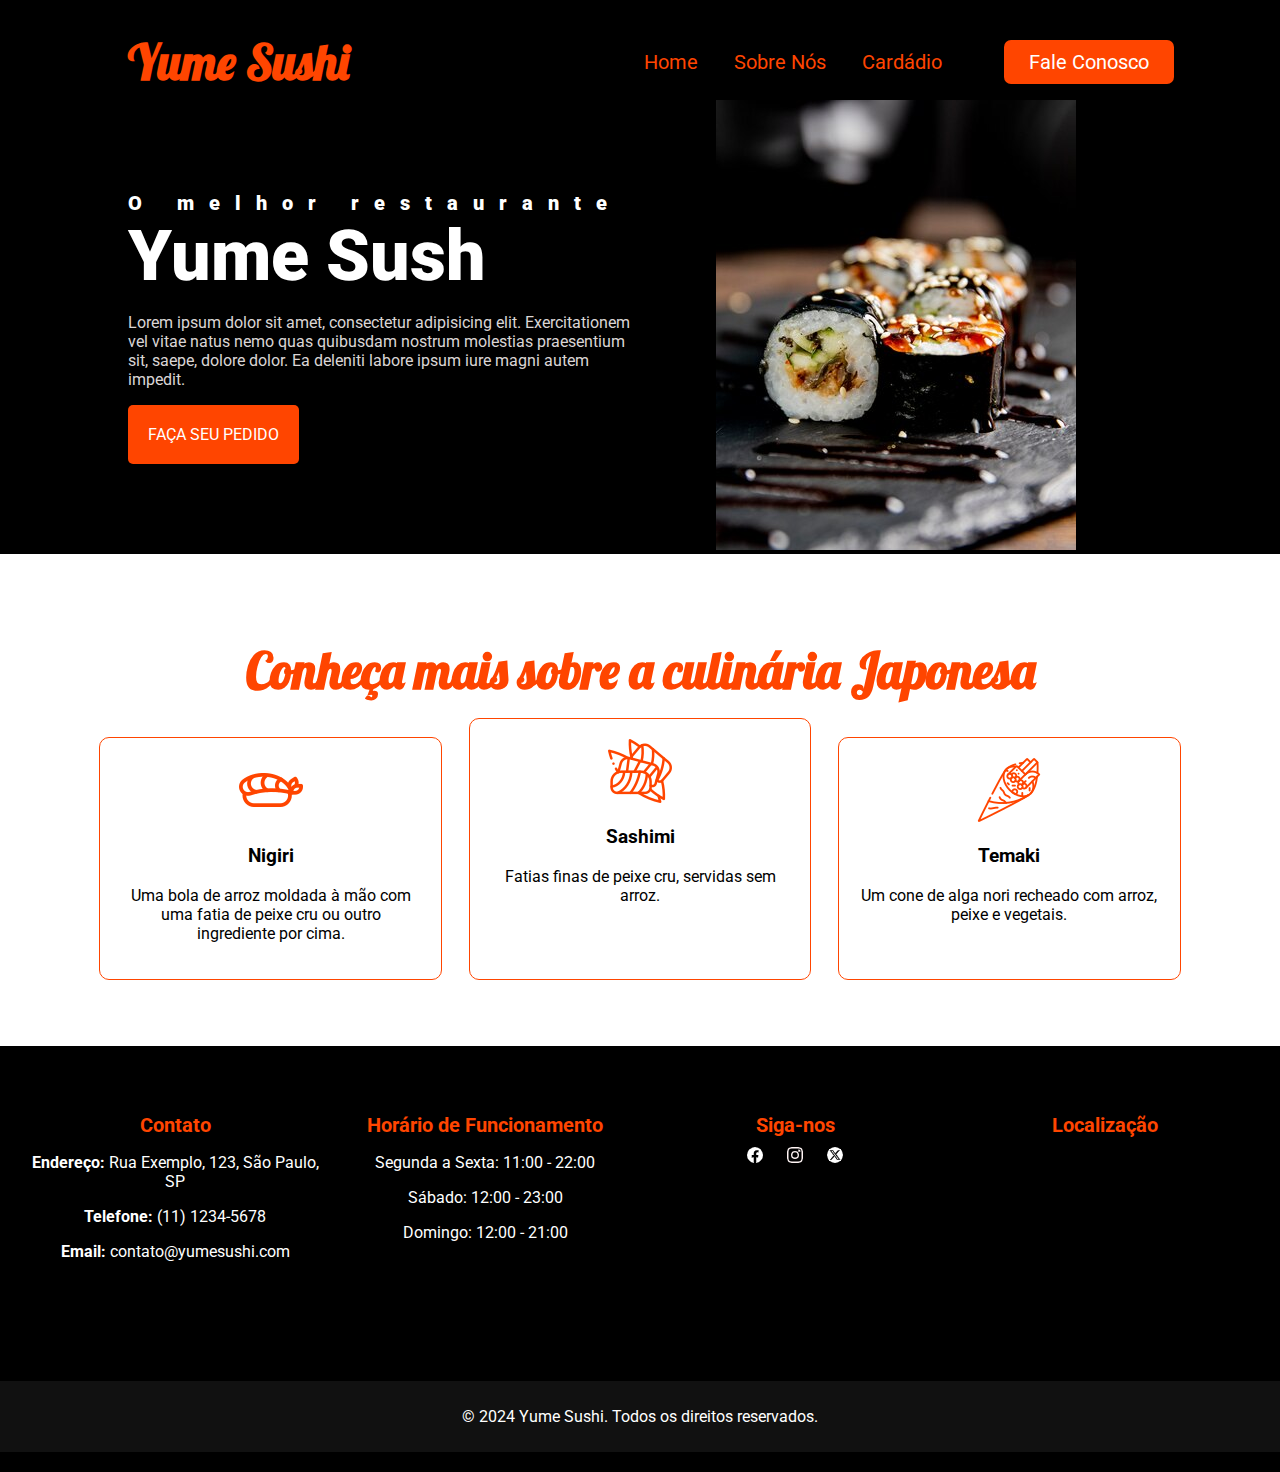
<file: index.html>
<!DOCTYPE html>
<html lang="pt-br">
<head>
    
    <meta charset="UTF-8">
    <meta name="viewport" content="width=device-width, initial-scale=1.0">
    <link rel="stylesheet" href="style.css">    
    <title>Yume Sushi</title>
</head>
<body>
    <nav class="navbar">
        <div class="logo">
            <h1>Yume Sushi</h1>
        </div>
        <div class="menu">
            <a href="index.html">Home</a>
            <a href="sobre-nos.html">Sobre Nós</a>
            <a href="cardapio.html">Cardádio</a>
            <a id="botao" href="fale-conosco.html">Fale Conosco</a>
        </div>
    </nav>
    <header>
        <div class="linha-cabecalho">
            <h2 style="letter-spacing: 15px;">O melhor restaurante</h2>
            <h2 style="font-size: 70px;">Yume Sush</h2>
            <p>Lorem ipsum dolor sit amet, consectetur adipisicing elit. Exercitationem vel vitae natus nemo quas quibusdam nostrum molestias praesentium sit, saepe, dolore dolor. Ea deleniti labore ipsum iure magni autem impedit.</p>
            <a href="#" class="botao-contato">Faça seu pedido</a>
        </div>
        <div class="imgcabecalho">
            <img style="max-width: 100%;" src="img/sushi-capa.jpg">
        </div>
    </header>
    <div class="info">
        <h2>Conheça mais sobre a culinária Japonesa</h2>
        <div class="culinaria">
            <div class="card">
                <img src="img/nigiri.png" >
                <div class="card-text">
                    <h3>Nigiri</h3>
                    <p>Uma bola de arroz moldada à mão com uma fatia de peixe cru ou outro ingrediente por cima.</p>
                </div>  
                <div class="texto-oculto">
                    <p>O nigiri é um tipo de sushi composto por uma pequena porção de arroz moldado à mão com uma fatia de peixe cru ou frutos do mar por cima. É frequentemente servido com um toque de wasabi entre o arroz e o peixe. O nigiri destaca-se pela sua simplicidade e frescor, valorizando a qualidade dos ingredientes.</p>
                </div>   
            </div>
            <div class="card">
                <img src="img/sashimi.png" alt="">
                <div class="card-text">
                    <h3>Sashimi</h3> 
                    <p>Fatias finas de peixe cru, servidas sem arroz.<br><br><br></p> 
                </div>
                <div class="texto-oculto">
                    <p>O sashimi consiste em fatias finas de peixe cru, servidas sem arroz, destacando a pureza e frescor dos ingredientes. É frequentemente acompanhado de molho de soja, wasabi e gengibre em conserva. O sashimi é apreciado pela sua simplicidade e sabor delicado.<br><br><br></p> 
                </div>       
            </div>
            <div class="card">
                <img src="img/temaki.png" alt="">
                <div class="card-text">
                    <h3>Temaki</h3>
                    <p>Um cone de alga nori recheado com arroz, peixe e vegetais.<br><br></p>
                </div> 
                <div class="texto-oculto">
                    <p>O temaki é um tipo de sushi em formato de cone, feito com uma folha de alga nori preenchida com arroz, peixe cru, frutos do mar e vegetais. É geralmente comido com as mãos, oferecendo uma experiência prática e saborosa. O temaki é conhecido por sua apresentação única e variedade de recheios, tornando-o popular entre os amantes de sushi<br><br></p>
                </div>    
            </div>
        </div>
    </div>
    <footer>
        <div class="footer-content">            
            <div class="footer-section contact">
                <h2>Contato</h2>
                <p><strong>Endereço:</strong> Rua Exemplo, 123, São Paulo, SP</p>
                <p><strong>Telefone:</strong> (11) 1234-5678</p>
                <p><strong>Email:</strong> contato@yumesushi.com</p>
            </div>
            <div class="footer-section hours">
                <h2>Horário de Funcionamento</h2>
                <p>Segunda a Sexta: 11:00 - 22:00</p>
                <p>Sábado: 12:00 - 23:00</p>
                <p>Domingo: 12:00 - 21:00</p>
            </div>
            <div class="footer-section social">
                <h2>Siga-nos</h2>
                <a href="#"><img src="img/footer/facebook.png" alt="Facebook"></a>
                <a href="#"><img src="img/footer/instagram.png" alt="Instagram"></a>
                <a href="#"><img src="img/footer/twitter.png" alt="Twitter"></a>
            </div>
            <div class="footer-section map">
                <h2>Localização</h2>
                <iframe src="https://www.google.com/maps/embed?pb=!1m18!1m12!1m3!1d111483.90318853714!2d-51.34359598159793!3d-29.168444713106197!2m3!1f0!2f0!3f0!3m2!1i1024!2i768!4f13.1!3m3!1m2!1s0x951ea3200efac6ed%3A0x7cd369232232c419!2sSenac%20Caxias%20do%20Sul!5e0!3m2!1spt-BR!2sbr!4v1722380910315!5m2!1spt-BR!2sbr" width="300" height="200" style="border:0;" allowfullscreen="" loading="lazy" referrerpolicy="no-referrer-when-downgrade"></iframe>
            </div>
        </div>
        <div class="footer-bottom">
            <p>&copy; 2024 Yume Sushi. Todos os direitos reservados.</p>
        </div>
    </footer>  
</body>
</html>
</file>
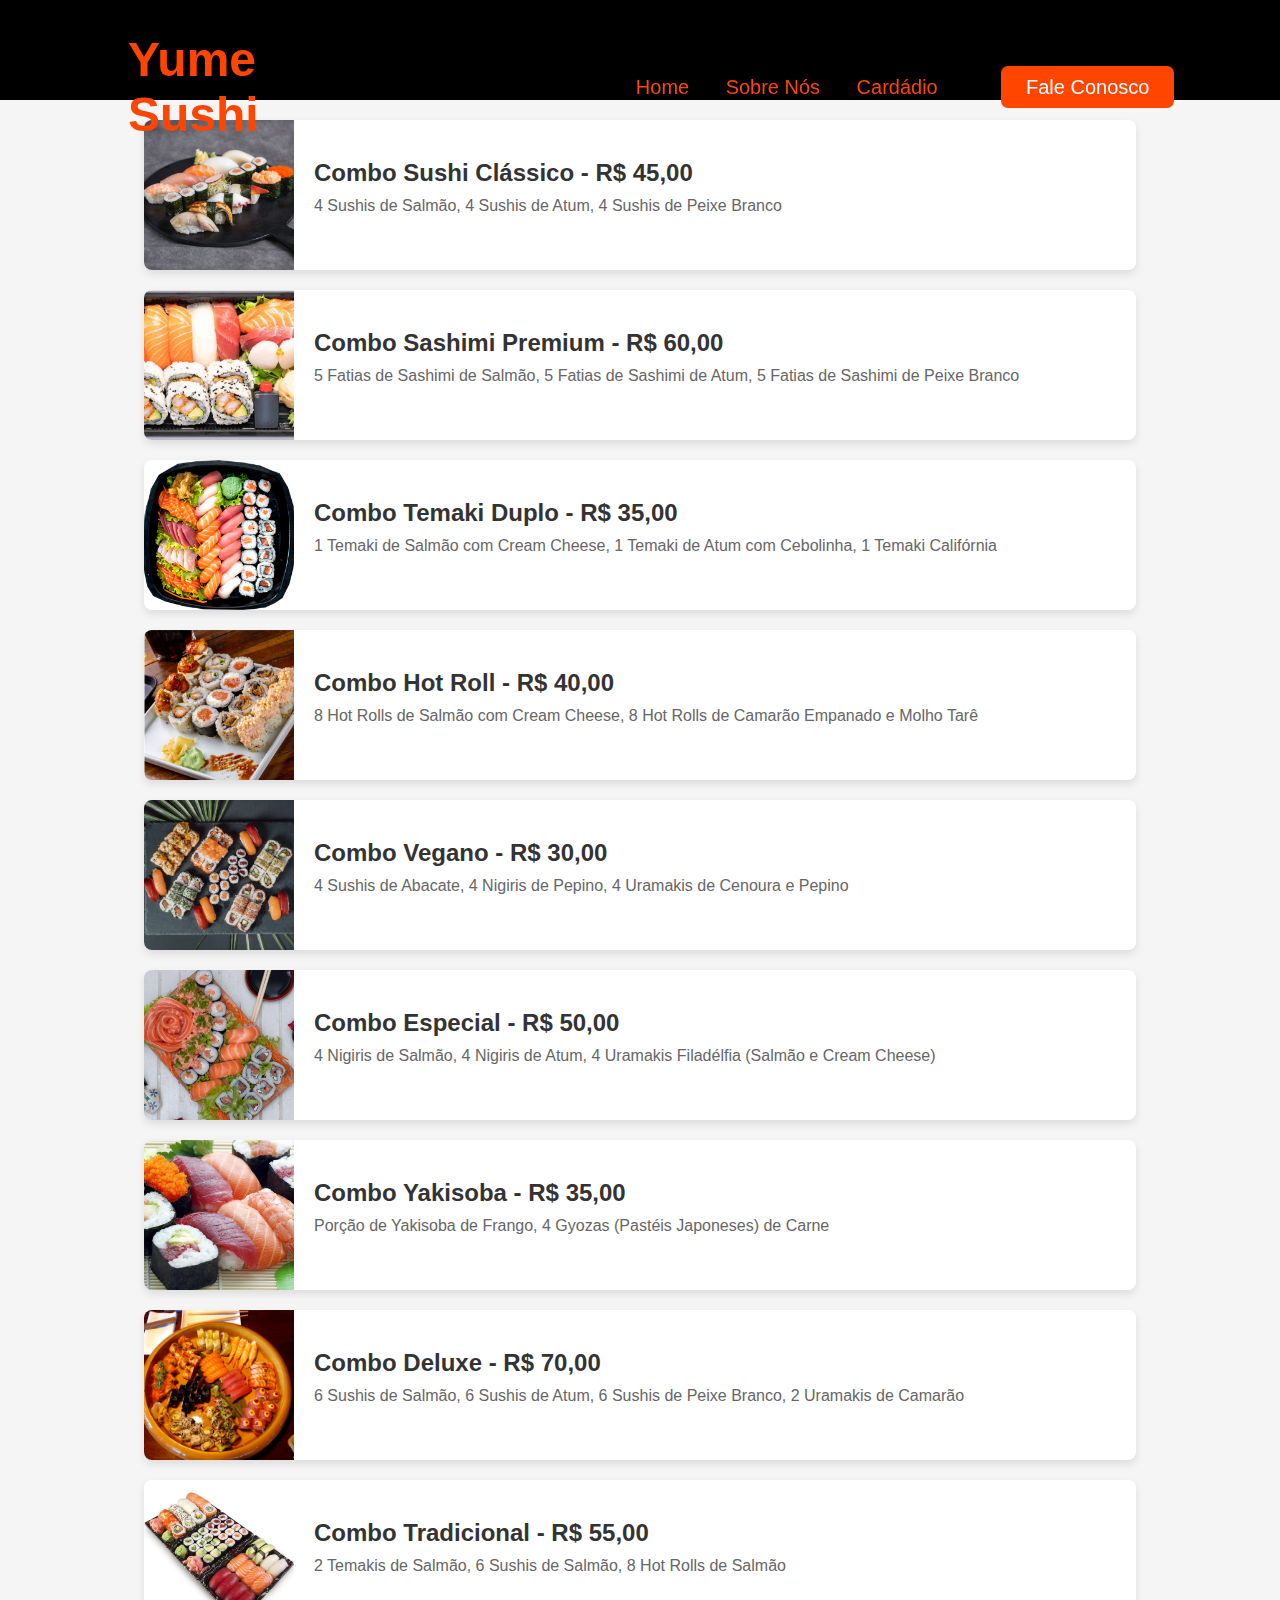
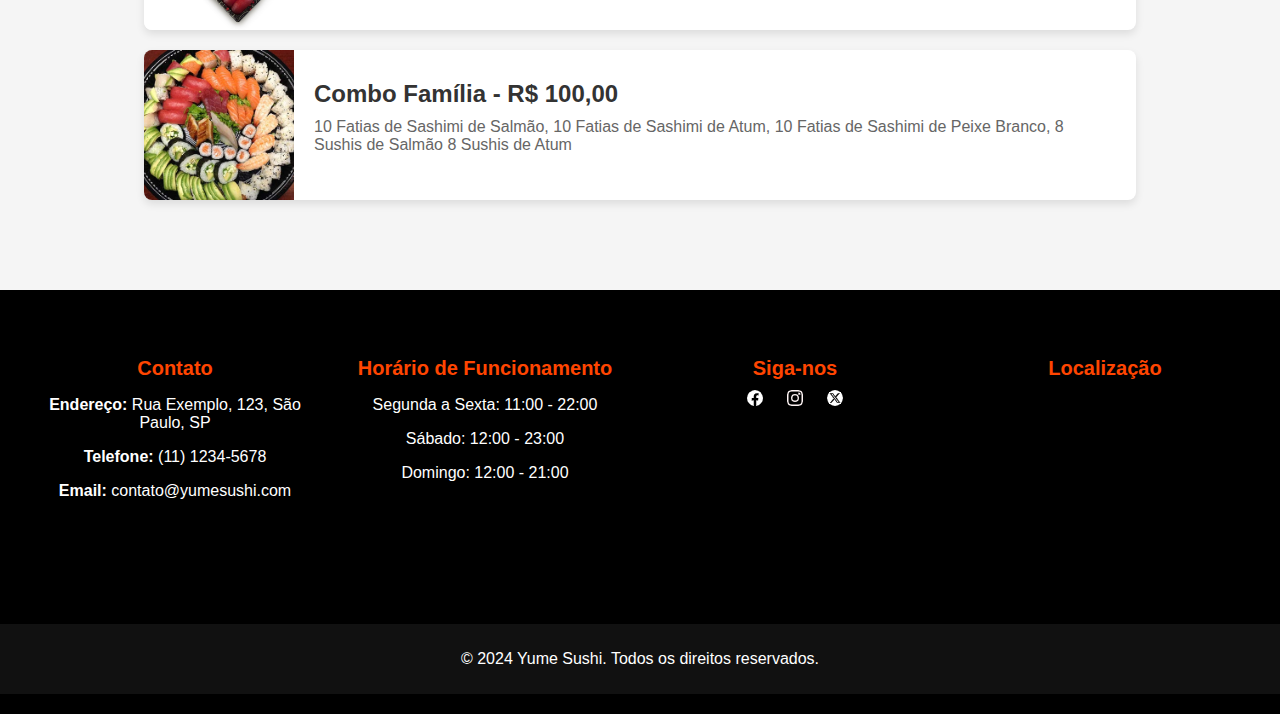
<file: cardapio.html>
<!DOCTYPE html>
<html lang="pt-br">
<head>
    <meta charset="UTF-8">
    <meta name="viewport" content="width=device-width, initial-scale=1.0">    
    <title>Yume Sushi</title>
    <link rel="stylesheet" href="cardapio.css">
</head>
<body>
    <nav class="navbar">
        <div class="logo">
            <h1>Yume Sushi</h1>
        </div>
        <div class="menu">
            <a href="index.html">Home</a>
            <a href="sobre-nos.html">Sobre Nós</a>
            <a href="cardapio.html">Cardádio</a>
            <a id="botao" href="fale-conosco.html">Fale Conosco</a>
        </div>
    </nav>    
    <div class="primeira-div">
        <div class="menu-item">
            <img src="img/img-cardapio/img-1.jpg" alt="Sushi" class="food-image">
            <div class="description">
                <h2>Combo Sushi Clássico - R$ 45,00</h2>
                <p>4 Sushis de Salmão, 4 Sushis de Atum, 4 Sushis de Peixe Branco</p>
            </div>
        </div>
        <div class="menu-item">
            <img src="img/img-cardapio/img-2.jpeg" alt="Tempura" class="food-image">
            <div class="description">
                <h2>Combo Sashimi Premium - R$ 60,00</h2>
                <p>5 Fatias de Sashimi de Salmão, 5 Fatias de Sashimi de Atum, 5 Fatias de Sashimi de Peixe Branco</p>
            </div>
        </div>
        <div class="menu-item">
            <img src="img/img-cardapio/img-3.png" alt="Ramen" class="food-image">
            <div class="description">
                <h2>Combo Temaki Duplo - R$ 35,00</h2>
                <p>1 Temaki de Salmão com Cream Cheese, 1 Temaki de Atum com Cebolinha, 1 Temaki Califórnia</p>
            </div>
        </div>
        <div class="menu-item">
            <img src="img/img-cardapio/img-4.png" alt="Ramen" class="food-image">
            <div class="description">
                <h2>Combo Hot Roll - R$ 40,00</h2>
                <p>8 Hot Rolls de Salmão com Cream Cheese, 8 Hot Rolls de Camarão Empanado e Molho Tarê</p>
            </div>
        </div>
        <div class="menu-item">
            <img src="img/img-cardapio/iimg-5.jpg" alt="Ramen" class="food-image">
            <div class="description">
                <h2>Combo Vegano - R$ 30,00</h2>
                <p>4 Sushis de Abacate, 4 Nigiris de Pepino, 4 Uramakis de Cenoura e Pepino</p>
            </div>
        </div>
        <div class="menu-item">
            <img src="img/img-cardapio/img-6.jpeg" alt="Ramen" class="food-image">
            <div class="description">
                <h2>Combo Especial - R$ 50,00</h2>
                <p>4 Nigiris de Salmão, 4 Nigiris de Atum, 4 Uramakis Filadélfia (Salmão e Cream Cheese)</p>
            </div>
        </div>
        <div class="menu-item">
            <img src="img/img-cardapio/img-7.jpg" alt="Ramen" class="food-image">
            <div class="description">
                <h2>Combo Yakisoba - R$ 35,00</h2>
                <p>Porção de Yakisoba de Frango, 4 Gyozas (Pastéis Japoneses) de Carne</p>
            </div>
        </div>
        <div class="menu-item">
            <img src="img/img-cardapio/img-8.jpg" alt="Ramen" class="food-image">
            <div class="description">
                <h2>Combo Deluxe - R$ 70,00</h2>
                <p>6 Sushis de Salmão, 6 Sushis de Atum, 6 Sushis de Peixe Branco, 2 Uramakis de Camarão</p>
            </div>
        </div>
        <div class="menu-item">
            <img src="img/img-cardapio/img-9.jpg" alt="Ramen" class="food-image">
            <div class="description">
                <h2>Combo Tradicional - R$ 55,00</h2>
                <p>2 Temakis de Salmão, 6 Sushis de Salmão, 8 Hot Rolls de Salmão</p>
            </div>
        </div>
        <div class="menu-item">
            <img src="img/img-cardapio/img-10.jpg" alt="Ramen" class="food-image">
            <div class="description">
                <h2>Combo Família - R$ 100,00</h2>
                <p>10 Fatias de Sashimi de Salmão, 10 Fatias de Sashimi de Atum, 10 Fatias de Sashimi de Peixe Branco, 8 Sushis de Salmão
                    8 Sushis de Atum</p>
            </div>
        </div>

    </div>
     <footer>
        <div class="footer-content">            
            <div class="footer-section contact">
                <h2>Contato</h2>
                <p><strong>Endereço:</strong> Rua Exemplo, 123, São Paulo, SP</p>
                <p><strong>Telefone:</strong> (11) 1234-5678</p>
                <p><strong>Email:</strong> contato@yumesushi.com</p>
            </div>
            <div class="footer-section hours">
                <h2>Horário de Funcionamento</h2>
                <p>Segunda a Sexta: 11:00 - 22:00</p>
                <p>Sábado: 12:00 - 23:00</p>
                <p>Domingo: 12:00 - 21:00</p>
            </div>
            <div class="footer-section social">
                <h2>Siga-nos</h2>
                <a href="#"><img src="img/footer/facebook.png" alt="Facebook"></a>
                <a href="#"><img src="img/footer/instagram.png" alt="Instagram"></a>
                <a href="#"><img src="img/footer/twitter.png" alt="Twitter"></a>
            </div>
            <div class="footer-section map">
                <h2>Localização</h2>
                <iframe src="https://www.google.com/maps/embed?pb=!1m18!1m12!1m3!1d111483.90318853714!2d-51.34359598159793!3d-29.168444713106197!2m3!1f0!2f0!3f0!3m2!1i1024!2i768!4f13.1!3m3!1m2!1s0x951ea3200efac6ed%3A0x7cd369232232c419!2sSenac%20Caxias%20do%20Sul!5e0!3m2!1spt-BR!2sbr!4v1722380910315!5m2!1spt-BR!2sbr" width="300" height="200" style="border:0;" allowfullscreen="" loading="lazy" referrerpolicy="no-referrer-when-downgrade"></iframe>
            </div>
        </div>
        <div class="footer-bottom">
            <p>&copy; 2024 Yume Sushi. Todos os direitos reservados.</p>
        </div>
    </footer>  
</body>
</html>
</file>
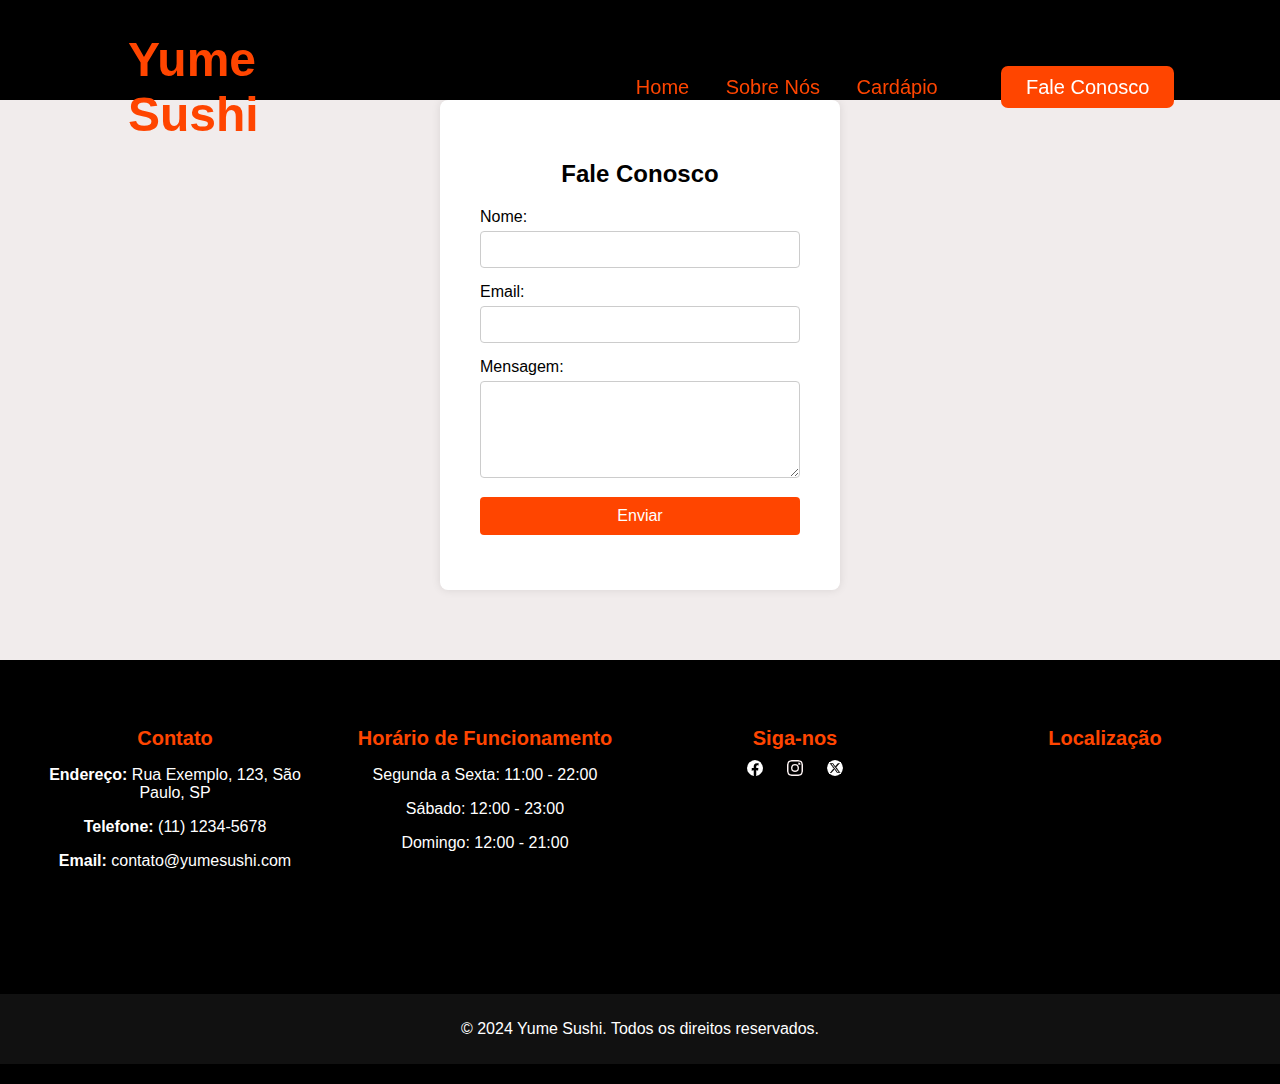
<file: fale-conosco.html>
<!DOCTYPE html>
<html lang="pt-br">
<head>
    <meta charset="UTF-8">
    <meta name="viewport" content="width=device-width, initial-scale=1.0">
    <link rel="stylesheet" href="fale-conosco.css">
    <title>Yume Sushi</title>
</head>
<body>
    <nav class="navbar">
        <div class="logo">
            <h1>Yume Sushi</h1>
        </div>
        <div class="menu">
            <a href="index.html">Home</a>
            <a href="sobre-nos.html">Sobre Nós</a>
            <a href="cardapio.html">Cardápio</a>
            <a id="botao" href="fale-conosco.html">Fale Conosco</a>
        </div>
    </nav>

    <div class="form-container">
        <h2>Fale Conosco</h2>
        <form>
            <div class="form-group">
                <label for="nome">Nome:</label>
                <input type="text" id="nome" name="nome" required>
            </div>
            <div class="form-group">
                <label for="email">Email:</label>
                <input type="email" id="email" name="email" required>
            </div>
            <div class="form-group">
                <label for="mensagem">Mensagem:</label>
                <textarea id="mensagem" name="mensagem" rows="5" required></textarea>
            </div>
            <div class="form-group">
                <button type="submit">Enviar</button>
            </div>
        </form>
    </div>
    
    <footer>
        <div class="footer-content">            
            <div class="footer-section contact">
                <h2>Contato</h2>
                <p><strong>Endereço:</strong> Rua Exemplo, 123, São Paulo, SP</p>
                <p><strong>Telefone:</strong> (11) 1234-5678</p>
                <p><strong>Email:</strong> contato@yumesushi.com</p>
            </div>
            <div class="footer-section hours">
                <h2>Horário de Funcionamento</h2>
                <p>Segunda a Sexta: 11:00 - 22:00</p>
                <p>Sábado: 12:00 - 23:00</p>
                <p>Domingo: 12:00 - 21:00</p>
            </div>
            <div class="footer-section social">
                <h2>Siga-nos</h2>
                <a href="#"><img src="img/footer/facebook.png" alt="Facebook"></a>
                <a href="#"><img src="img/footer/instagram.png" alt="Instagram"></a>
                <a href="#"><img src="img/footer/twitter.png" alt="Twitter"></a>
            </div>
            <div class="footer-section map">
                <h2>Localização</h2>
                <iframe src="https://www.google.com/maps/embed?pb=!1m18!1m12!1m3!1d111483.90318853714!2d-51.34359598159793!3d-29.168444713106197!2m3!1f0!2f0!3f0!3m2!1i1024!2i768!4f13.1!3m3!1m2!1s0x951ea3200efac6ed%3A0x7cd369232232c419!2sSenac%20Caxias%20do%20Sul!5e0!3m2!1spt-BR!2sbr!4v1722380910315!5m2!1spt-BR!2sbr" width="300" height="200" style="border:0;" allowfullscreen="" loading="lazy" referrerpolicy="no-referrer-when-downgrade"></iframe>
            </div>
        </div>
        <div class="footer-bottom">
            <p>&copy; 2024 Yume Sushi. Todos os direitos reservados.</p>
        </div>
    </footer> 
 </body>
 </html>
</file>
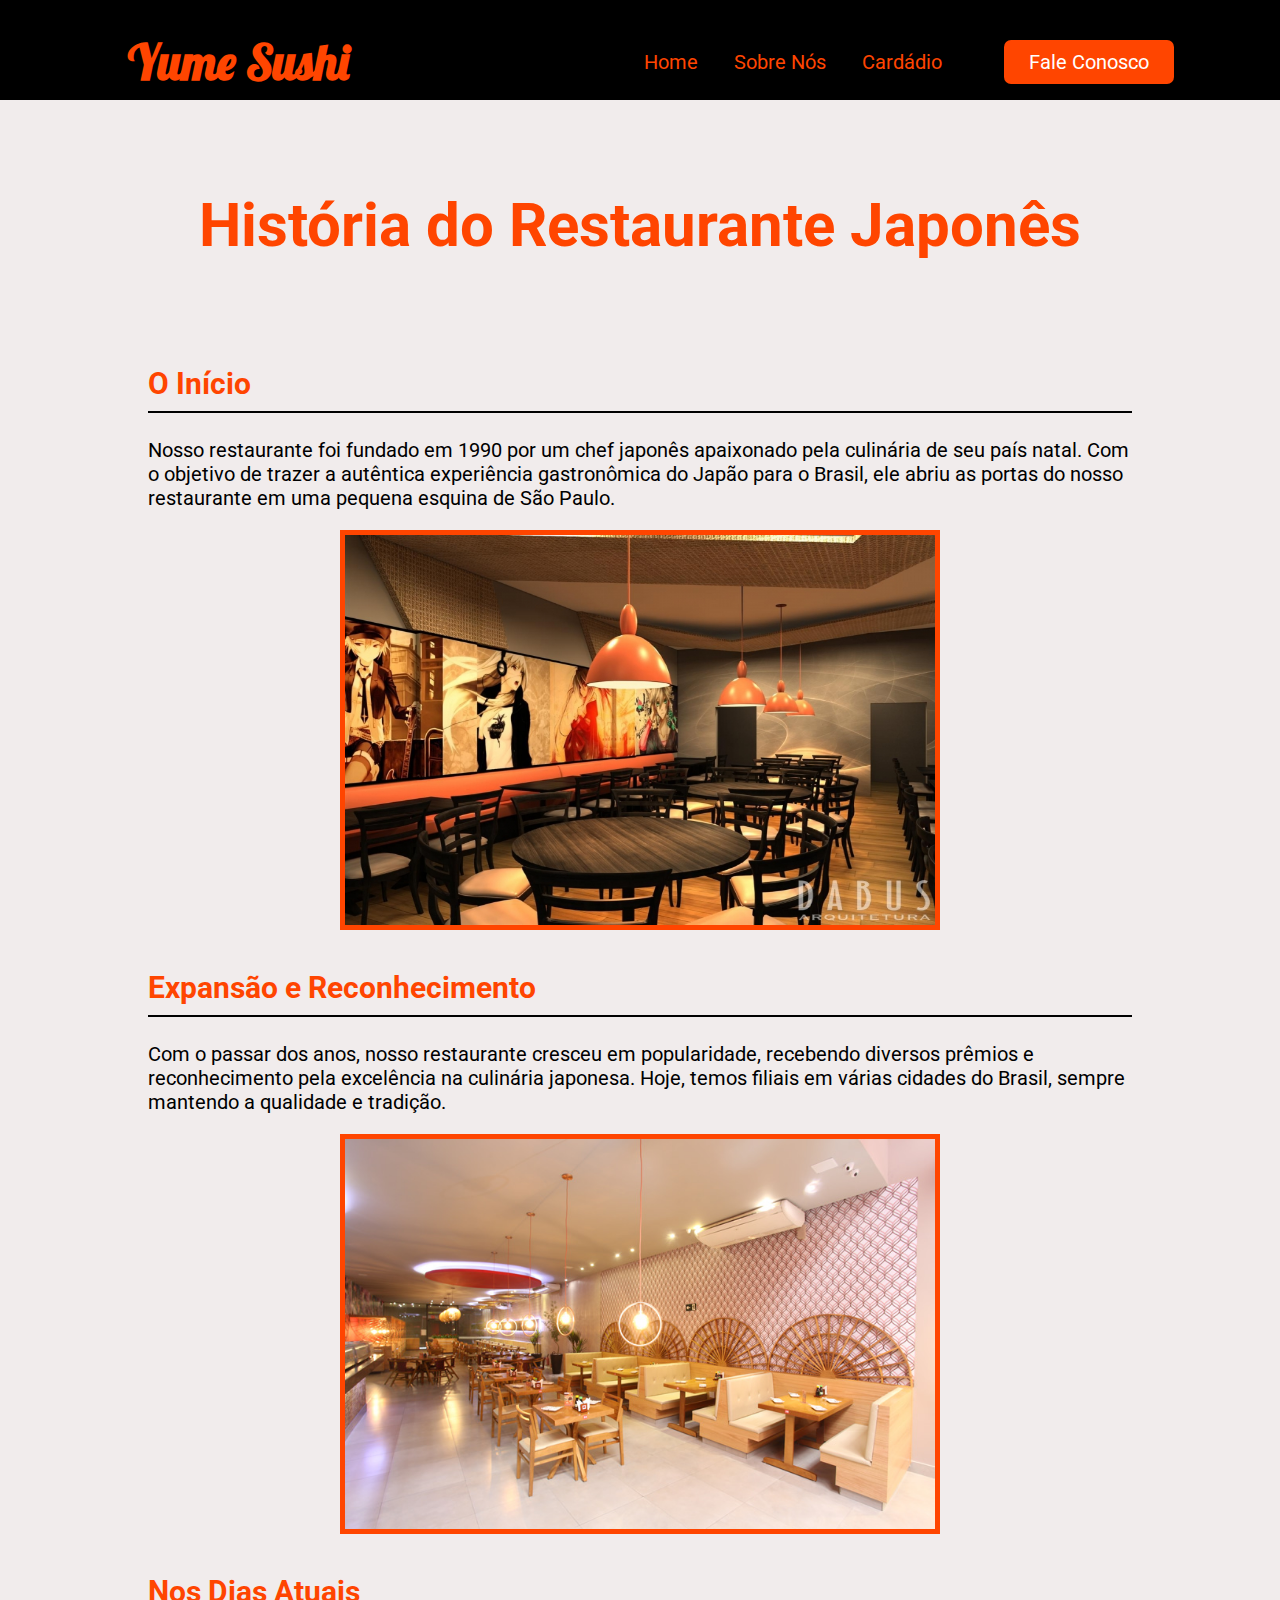
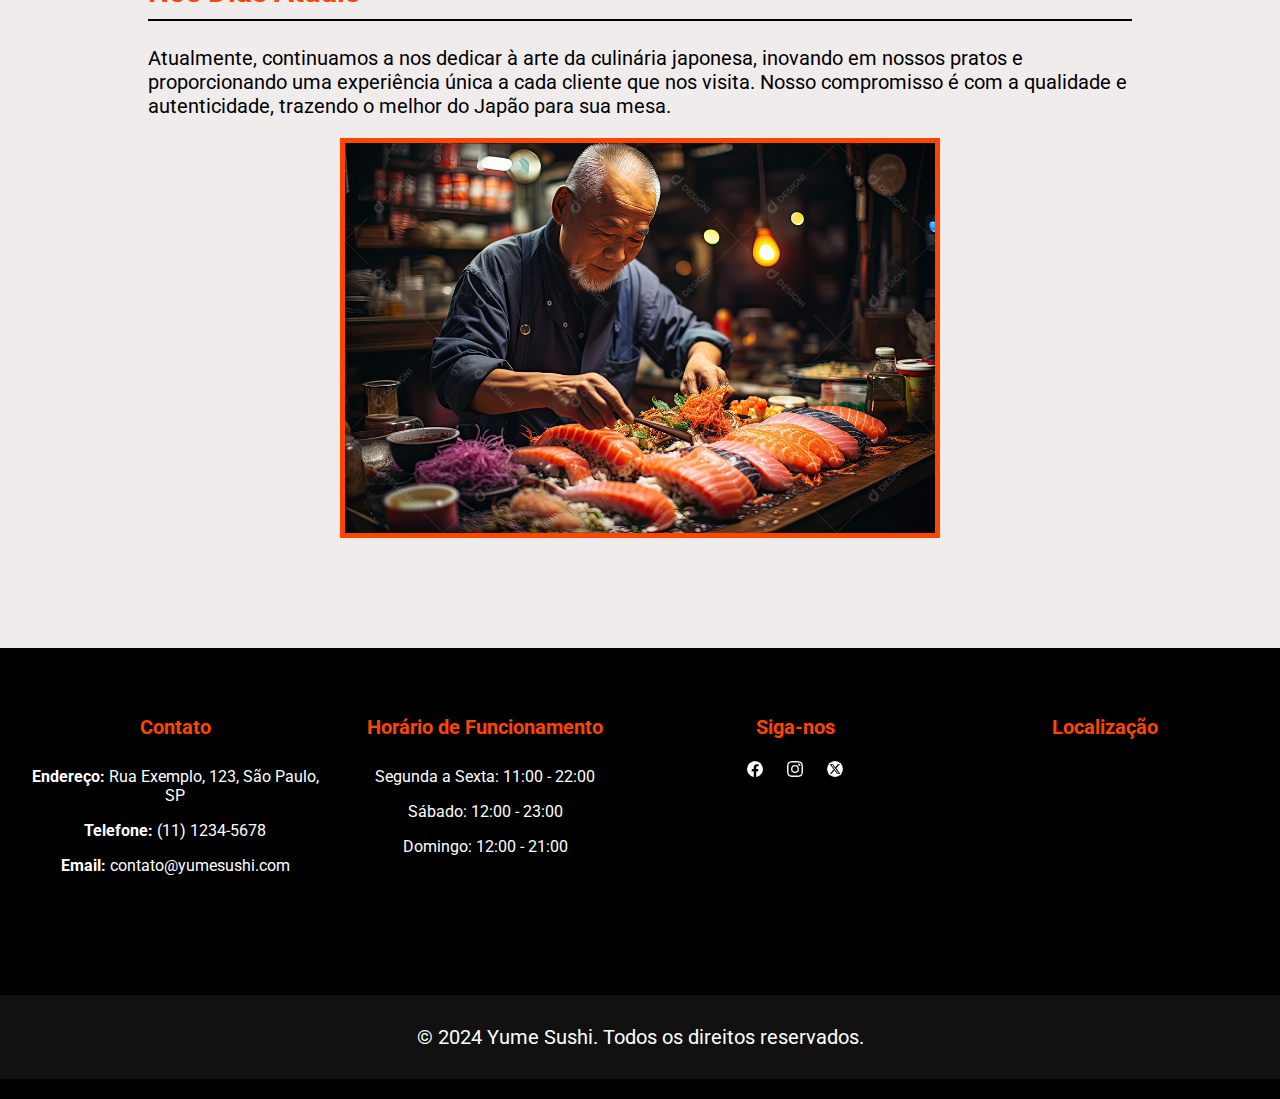
<file: sobre-nos.html>
<!DOCTYPE html>
<html lang="pt-br">
<head>    
    <meta charset="UTF-8">
    <meta name="viewport" content="width=device-width, initial-scale=1.0">
    <link rel="stylesheet" href="sobrenos.css">    
    <title>Yume Sushi</title>
</head>
<body>
    <nav class="navbar">
        <div class="logo">
            <h1>Yume Sushi</h1>
        </div>
        <div class="menu">
            <a href="index.html">Home</a>
            <a href="sobre-nos.html">Sobre Nós</a>
            <a href="cardapio.html">Cardádio</a>
            <a id="botao" href="fale-conosco.html">Fale Conosco</a>
        </div>
    </nav>
    <div id="h1historia">
        <h1>História do Restaurante Japonês</h1> 
    </div> 
     
    <div class="blocopai">
        <div id="inicio">
            <h2>O Início</h2>
            <p>Nosso restaurante foi fundado em 1990 por um chef japonês apaixonado pela culinária de seu país natal. Com o objetivo de trazer a autêntica experiência gastronômica do Japão para o Brasil, ele abriu as portas do nosso restaurante em uma pequena esquina de São Paulo.</p>
            <img src="img/p-restaurante.jpg" alt="Imagem do início do restaurante" class="imginicio">
        </div>
        <div id="expansao">
            <h2>Expansão e Reconhecimento</h2>
            <p>Com o passar dos anos, nosso restaurante cresceu em popularidade, recebendo diversos prêmios e reconhecimento pela excelência na culinária japonesa. Hoje, temos filiais em várias cidades do Brasil, sempre mantendo a qualidade e tradição.</p>
            <img src="img/s-restautante.jpg" alt="Imagem da expansão do restaurante" class="imgexpansao">
        </div>
        <div id="atualidade">
            <h2>Nos Dias Atuais</h2>
            <p>Atualmente, continuamos a nos dedicar à arte da culinária japonesa, inovando em nossos pratos e proporcionando uma experiência única a cada cliente que nos visita. Nosso compromisso é com a qualidade e autenticidade, trazendo o melhor do Japão para sua mesa.</p>
            <img src="img/t-restaurantejpg.jpg" alt="Imagem atual do restaurante" class="imgatualidade">
        </div>
    </div>
    <footer>
        <div class="footer-content">            
            <div class="footer-section contact">
                <h2>Contato</h2>
                <p><strong>Endereço:</strong> Rua Exemplo, 123, São Paulo, SP</p>
                <p><strong>Telefone:</strong> (11) 1234-5678</p>
                <p><strong>Email:</strong> contato@yumesushi.com</p>
            </div>
            <div class="footer-section hours">
                <h2>Horário de Funcionamento</h2>
                <p>Segunda a Sexta: 11:00 - 22:00</p>
                <p>Sábado: 12:00 - 23:00</p>
                <p>Domingo: 12:00 - 21:00</p>
            </div>
            <div class="footer-section social">
                <h2>Siga-nos</h2>
                <a href="#"><img src="img/footer/facebook.png" alt="Facebook"></a>
                <a href="#"><img src="img/footer/instagram.png" alt="Instagram"></a>
                <a href="#"><img src="img/footer/twitter.png" alt="Twitter"></a>
            </div>
            <div class="footer-section map">
                <h2>Localização</h2>
                <iframe src="https://www.google.com/maps/embed?pb=!1m18!1m12!1m3!1d111483.90318853714!2d-51.34359598159793!3d-29.168444713106197!2m3!1f0!2f0!3f0!3m2!1i1024!2i768!4f13.1!3m3!1m2!1s0x951ea3200efac6ed%3A0x7cd369232232c419!2sSenac%20Caxias%20do%20Sul!5e0!3m2!1spt-BR!2sbr!4v1722380910315!5m2!1spt-BR!2sbr" width="300" height="200" style="border:0;" allowfullscreen="" loading="lazy" referrerpolicy="no-referrer-when-downgrade"></iframe>
            </div>
        </div>
        <div class="footer-bottom">
            <p>&copy; 2024 Yume Sushi. Todos os direitos reservados.</p>
        </div>
    </footer> 
 </body>
 </html>
</file>
<file: style.css>
@import url('https://fonts.googleapis.com/css2?family=Lobster&family=Playwrite+DK+Loopet:wght@100..400&display=swap');
@import url('https://fonts.googleapis.com/css2?family=Lobster&family=Playwrite+DK+Loopet:wght@100..400&family=Roboto:ital,wght@0,100;0,300;0,400;0,500;0,700;0,900;1,100;1,300;1,400;1,500;1,700;1,900&display=swap');
@import url('https://fonts.googleapis.com/css2?family=Noto+Sans+JP:wght@100..900&family=Noto+Serif+JP:wght@200..900&display=swap');
*{
    box-sizing: border-box;
}

body{
    margin: 0;
    font-family: "Roboto", sans-serif;   
}
.navbar{
    display: flex;
    flex-flow: row wrap;
    height: 100px;
    justify-content: center;
    align-items: center;
    background:black;
    position: fixed;
    width: 100%

}
.logo{
    flex: 20%;    
    text-align: left;
    font-family: "Lobster", sans-serif;
    color: 	#FF4500;
    font-size: 24px;
    margin-left:10%;
}
.menu{
    flex:70%;
    text-align: right;
    padding: 20px;
}
.menu a{
    color: 	#FF4500;
    text-decoration: none;
    font-size: 20px;
    padding: 20px 16px;
}
.menu a:hover{
    color: white;
    border-top: 4px solid white;
}
#botao{
    background: #FF4500;
    padding: 10px 25px;
    color: white;
    border-radius: 7px;
    margin-right: 10%;
    margin-left: 5%;
}
#botao:hover{
    border: none;
    background-color: white;
    color: #FF4500;
} 
header{
    display: flex;
    flex-flow: row wrap;
    height: auto;
    background: black;
    justify-content: center;
    align-items: center;
    padding-top: 100px;
}
.linha-cabecalho{
    flex: 40%;
    margin-left: 10%;
    /* border: 2px solid black; */
}
.imgcabecalho{
    margin-right: 10%;
    flex: 40%;
    /* border: 2px solid black; */
    text-align: center;
}
.linha-cabecalho h2{
    font-weight: 900;
    font-size: 20px;
    color:white;
    padding: 0;
    margin: 0;
}
.linha-cabecalho p{
    color: rgb(218, 213, 213);
    text-align: left;
}
.botao-contato{
    background-color: #FF4500;
    padding: 20px;
    color: white;
    text-transform: uppercase;
    border-radius: 5px;
    text-decoration: none;

    display: inline-block;
}
.botao-contato:hover{
   background: white;
   color: #FF4500; 
}
.info{
   margin-top: 80px;
   /* border: 1px solid black; */
   margin-left: 5%;
   margin-right: 5%; 
   /* height: 400px; */
   text-align: center;
   padding: 5px;
   /* width: 90%; */

   display: inline-block;
}
.info h2{
    width: 100%;
    font-size: 50px;
    margin: 0;
    font-family: "Lobster", sans-serif;
    font-weight: bold;
    color: #FF4500;
}
.culinaria{
    display: inline-block;
    margin-top: 5px;
}
.card{
    display: inline-block;
    width: 30%;
    padding: 20px;
    margin: 1%;
    border: 1px solid #FF4500;
    border-radius: 10px;
    cursor: pointer;
}
.card:hover{
    background: #FF4500;
    color: white;
    padding: 40px;
}
.card:hover img{
    display:none;
}
.texto-oculto{
 display: none;
}   
.card:hover .card-text{
    display: none;
}
.card:hover .texto-oculto{
    display: block;
}
footer {
    background-color: #000000;
    color: #ffffff;
    text-align: center;
    padding: 20px 0;
    margin-top: 50px;
}

.footer-content {
    display: flex;
    flex-wrap: wrap;
    justify-content: space-around;
    padding: 20px;
}

.footer-section {
    flex: 1;
    margin: 10px;
    min-width: 200px;
}

.footer-section h2 {
    font-size: 20px;
    color: #FF4500;
    margin-bottom: 10px;
}

.footer-section p, .footer-section a {
    color: #ffffff;
    text-decoration: none;
    font-size: 16px;
}

.footer-section a img {
    /* width: 30px;
    height: 30px; */
    margin: 0 10px;
}

.footer-bottom {
    background-color: #111;
    color: #ffffff;
    padding: 10px 0;
    text-align: center;
}

@media (max-width: 600px) {
    h1 {
        font-size: 2em;
    }

    h2 {
        font-size: 2em;
    }

    p {
        font-size: 1em;
    }

    img {
        width: 100%;
        height: auto;
    }

    .footer-section {
        flex: 100%;
        margin-bottom: 20px;
    }

    .footer-content {
        flex-direction: column;
        align-items: center;
    }
}
</file>
<file: cardapio.css>
*{
    box-sizing: border-box;
}

body{
    margin: 0;
    font-family: "Roboto", sans-serif;
    margin: 0;
    padding: 0;
    background-color: #f5f5f5;  
}
.navbar{
    display: flex;
    flex-flow: row wrap;
    height: 100px;
    justify-content: center;
    align-items: center;
    background:black;
    position: fixed;
    width: 100%

}
.logo{
    flex: 20%;    
    text-align: left;
    font-family: "Lobster", sans-serif;
    color: 	#FF4500;
    font-size: 24px;
    margin-left:10%;
}
.menu{
    flex:70%;
    text-align: right;
    padding: 20px;
}
.menu a{
    color: 	#FF4500;
    text-decoration: none;
    font-size: 20px;
    padding: 20px 16px;
}
.menu a:hover{
    color: white;
    border-top: 4px solid white;
}
#botao{
    background: #FF4500;
    padding: 10px 25px;
    color: white;
    border-radius: 7px;
    margin-right: 10%;
    margin-left: 5%;
}
#botao:hover{
    border: none;
    background-color: white;
    color: #FF4500;
} 


.primeira-div {
    padding: 120px 20px 20px 20px;
}

.menu-item {
    display: flex;
    align-items: center;
    background-color: white;
    margin-bottom: 20px;
    box-shadow: 0 4px 8px rgba(0, 0, 0, 0.1);
    border-radius: 8px;
    overflow: hidden;
    margin-left: 10%;
    margin-right: 10%;
}

.food-image {
    width: 150px;
    height: 150px;
    object-fit: cover;
}

.description {
    padding: 20px;
    flex-grow: 1;
}

.description h2 {
    margin: 0;
    font-size: 1.5em;
    color: #333;
}

.description p {
    margin-top: 10px;
    font-size: 1em;
    color: #666;
}
footer {
    background-color: #000000;
    color: #ffffff;
    text-align: center;
    padding: 20px 0;
    margin-top: 50px;
}

.footer-content {
    display: flex;
    flex-wrap: wrap;
    justify-content: space-around;
    padding: 20px;
}

.footer-section {
    flex: 1;
    margin: 10px;
    min-width: 200px;
}

.footer-section h2 {
    font-size: 20px;
    color: #FF4500;
    margin-bottom: 10px;
}

.footer-section p, .footer-section a {
    color: #ffffff;
    text-decoration: none;
    font-size: 16px;
}

.footer-section a img {
    /* width: 30px;
    height: 30px; */
    margin: 0 10px;
}

.footer-bottom {
    background-color: #111;
    color: #ffffff;
    padding: 10px 0;
    text-align: center;
}

@media (max-width: 600px) {
    h1 {
        font-size: 2em;
    }

    h2 {
        font-size: 2em;
    }

    p {
        font-size: 1em;
    }

    img {
        width: 100%;
        height: auto;
    }

    .footer-section {
        flex: 100%;
        margin-bottom: 20px;
    }

    .footer-content {
        flex-direction: column;
        align-items: center;
    }
}
</file>
<file: fale-conosco.css>
* {
    box-sizing: border-box;
}

body {
    margin: 0;
    font-family: "Roboto", sans-serif; 
    background-color: #f1ecec;  
    display: flex;
    justify-content: center;
    align-items: center;
    min-height: 100vh; /* Garante que o conteúdo ocupe a altura total da tela */
    padding-top: 100px; /* Espaçamento para não sobrepor a navbar */
    flex-direction: column;
}

.navbar {
    display: flex;
    flex-flow: row wrap;
    height: 100px;
    justify-content: center;
    align-items: center;
    background: black;
    position: fixed;
    top: 0;
    width: 100%;
    z-index: 1000;
}

.logo {
    flex: 20%;    
    text-align: left;
    font-family: "Lobster", sans-serif;
    color: #FF4500;
    font-size: 24px;
    margin-left: 10%;
}

.menu {
    flex: 70%;
    text-align: right;
    padding: 20px;
}

.menu a {
    color: #FF4500;
    text-decoration: none;
    font-size: 20px;
    padding: 20px 16px;
}

.menu a:hover {
    color: white;
    border-top: 4px solid white;
}

#botao {
    background: #FF4500;
    padding: 10px 25px;
    color: white;
    border-radius: 7px;
    margin-right: 10%;
    margin-left: 5%;
}

#botao:hover {
    border: none;
    background-color: white;
    color: #FF4500;
} 


.form-container {
    background-color: white;
    padding: 40px;
    border-radius: 8px;
    box-shadow: 0 0 10px rgba(0, 0, 0, 0.1);
    width: 400px; 
    margin: 20px auto;
    margin-top: 0; 
}

.form-container h2 {
    text-align: center;
    margin-bottom: 20px;
}

.form-group {
    margin-bottom: 15px;
}

.form-group label {
    display: block;
    margin-bottom: 5px;
}

.form-group input[type="text"],
.form-group input[type="email"],
.form-group textarea {
    width: 100%;
    padding: 10px;
    border: 1px solid #ccc;
    border-radius: 4px;
    font-family: "Roboto", sans-serif;
}

.form-group button {
    width: 100%;
    padding: 10px;
    background-color: #FF4500;
    color: white;
    border: none;
    border-radius: 4px;
    cursor: pointer;
    font-size: 16px;
}

.form-group button:hover {
    background-color: #FF4500;
}


footer {
    background-color: #000000;
    color: #ffffff;
    text-align: center;
    padding: 20px 0;
    margin-top: 50px;
    width: 100%;
    position: relative; 
}

.footer-content {
    display: flex;
    flex-wrap: wrap;
    justify-content: space-around;
    padding: 20px;
}

.footer-section {
    flex: 1;
    margin: 10px;
    min-width: 200px;
}

.footer-section h2 {
    font-size: 20px;
    color: #FF4500;
    margin-bottom: 10px;
}

.footer-section p, .footer-section a {
    color: #ffffff;
    text-decoration: none;
    font-size: 16px;
}

.footer-section a img {
    /* width: 30px;
    height: 30px; */
    margin: 0 10px;
}

.footer-bottom {
    background-color: #111;
    color: #ffffff;
    padding: 10px 0;
    text-align: center;
}
</file>
<file: sobrenos.css>
@import url('https://fonts.googleapis.com/css2?family=Lobster&family=Playwrite+DK+Loopet:wght@100..400&display=swap');
@import url('https://fonts.googleapis.com/css2?family=Lobster&family=Playwrite+DK+Loopet:wght@100..400&family=Roboto:ital,wght@0,100;0,300;0,400;0,500;0,700;0,900;1,100;1,300;1,400;1,500;1,700;1,900&display=swap');
@import url('https://fonts.googleapis.com/css2?family=Noto+Sans+JP:wght@100..900&family=Noto+Serif+JP:wght@200..900&display=swap');
* {
    box-sizing: border-box;
}

body {
    margin: 0;
    font-family: "Roboto", sans-serif; 
    background-color: #f1ecec;  
}

.navbar {
    display: flex;
    flex-flow: row wrap;
    height: 100px;
    justify-content: center;
    align-items: center;
    background: black;
    position: fixed;
    top: 0;
    width: 100%;
    z-index: 1000;
}

.logo {
    flex: 20%;    
    text-align: left;
    font-family: "Lobster", sans-serif;
    color: #FF4500;
    font-size: 24px;
    margin-left: 10%;
}

.menu {
    flex: 70%;
    text-align: right;
    padding: 20px;
}

.menu a {
    color: #FF4500;
    text-decoration: none;
    font-size: 20px;
    padding: 20px 16px;
}

.menu a:hover {
    color: white;
    border-top: 4px solid white;
}

#botao {
    background: #FF4500;
    padding: 10px 25px;
    color: white;
    border-radius: 7px;
    margin-right: 10%;
    margin-left: 5%;
}

#botao:hover {
    border: none;
    background-color: white;
    color: #FF4500;
} 

#h1historia {  
    font-size: 30px;  
    color: #FF4500;
    padding: 20px;
    text-align: center; 
    margin-top: 130px;  
}

.blocopai {
    padding: 20px;
    margin-left: 10%;
    margin-right: 10%;
}

#inicio, #expansao, #atualidade {
    margin-bottom: 40px;
}

h2 {
    color: #FF4500;
    font-size: 30px;
    border-bottom: 2px solid #000000;
    padding-bottom: 10px;
}

p {
    font-size: 20px;
}

.imginicio, .imgexpansao, .imgatualidade {
    width: 100%;
    max-width: 600px;
    height: auto; 
    display: block;
    margin: 20px auto;
    border: 5px solid #FF4500;
    height: 400px; /* Altura específica */
    width: 600px;  /* Largura específica */
}



 /* Adicionando transições */
#inicio {
    transition: transform 0.3s ease-in-out;
}
#expansao{
    transition: transform 0.3s ease-in-out;
}
#atualidade {
    transition: transform 0.3s ease-in-out;
}

#inicio:hover{
    transform: scale(1.05);
}
#expansao:hover{
    transform: scale(1.05);
}
#atualidade:hover {
    transform: scale(1.05);
}

/*Adicionando animação ao texto do header */
@keyframes slideIn {
    from {
        transform: translateY(-100%);
    }
    to {
        transform: translateY(0);
    }
}

#h1historia {
    animation: slideIn 1s ease-out;
}

@media (max-width: 600px) {
    h1 {
        font-size: 2em;
    }

    h2 {
        font-size: 2em;
    }

    p {
        font-size: 1em;
    }

    img {
        width: 100%;
        height: auto;
    }
}
footer {
    background-color: #000000;
    color: #ffffff;
    text-align: center;
    padding: 20px 0;
    margin-top: 50px;
}

.footer-content {
    display: flex;
    flex-wrap: wrap;
    justify-content: space-around;
    padding: 20px;
}

.footer-section {
    flex: 1;
    margin: 10px;
    min-width: 200px;
}

.footer-section h2 {
    font-size: 20px;
    color: #FF4500;
    margin-bottom: 10px;
}

.footer-section p, .footer-section a {
    color: #ffffff;
    text-decoration: none;
    font-size: 16px;
}

.footer-section a img {
    /* width: 30px;
    height: 30px; */
    margin: 0 10px;
}

.footer-bottom {
    background-color: #111;
    color: #ffffff;
    padding: 10px 0;
    text-align: center;
}

@media (max-width: 600px) {
    h1 {
        font-size: 2em;
    }

    h2 {
        font-size: 2em;
    }

    p {
        font-size: 1em;
    }

    img {
        width: 100%;
        height: auto;
    }

    .footer-section {
        flex: 100%;
        margin-bottom: 20px;
    }

    .footer-content {
        flex-direction: column;
        align-items: center;
    }
}
</file>
